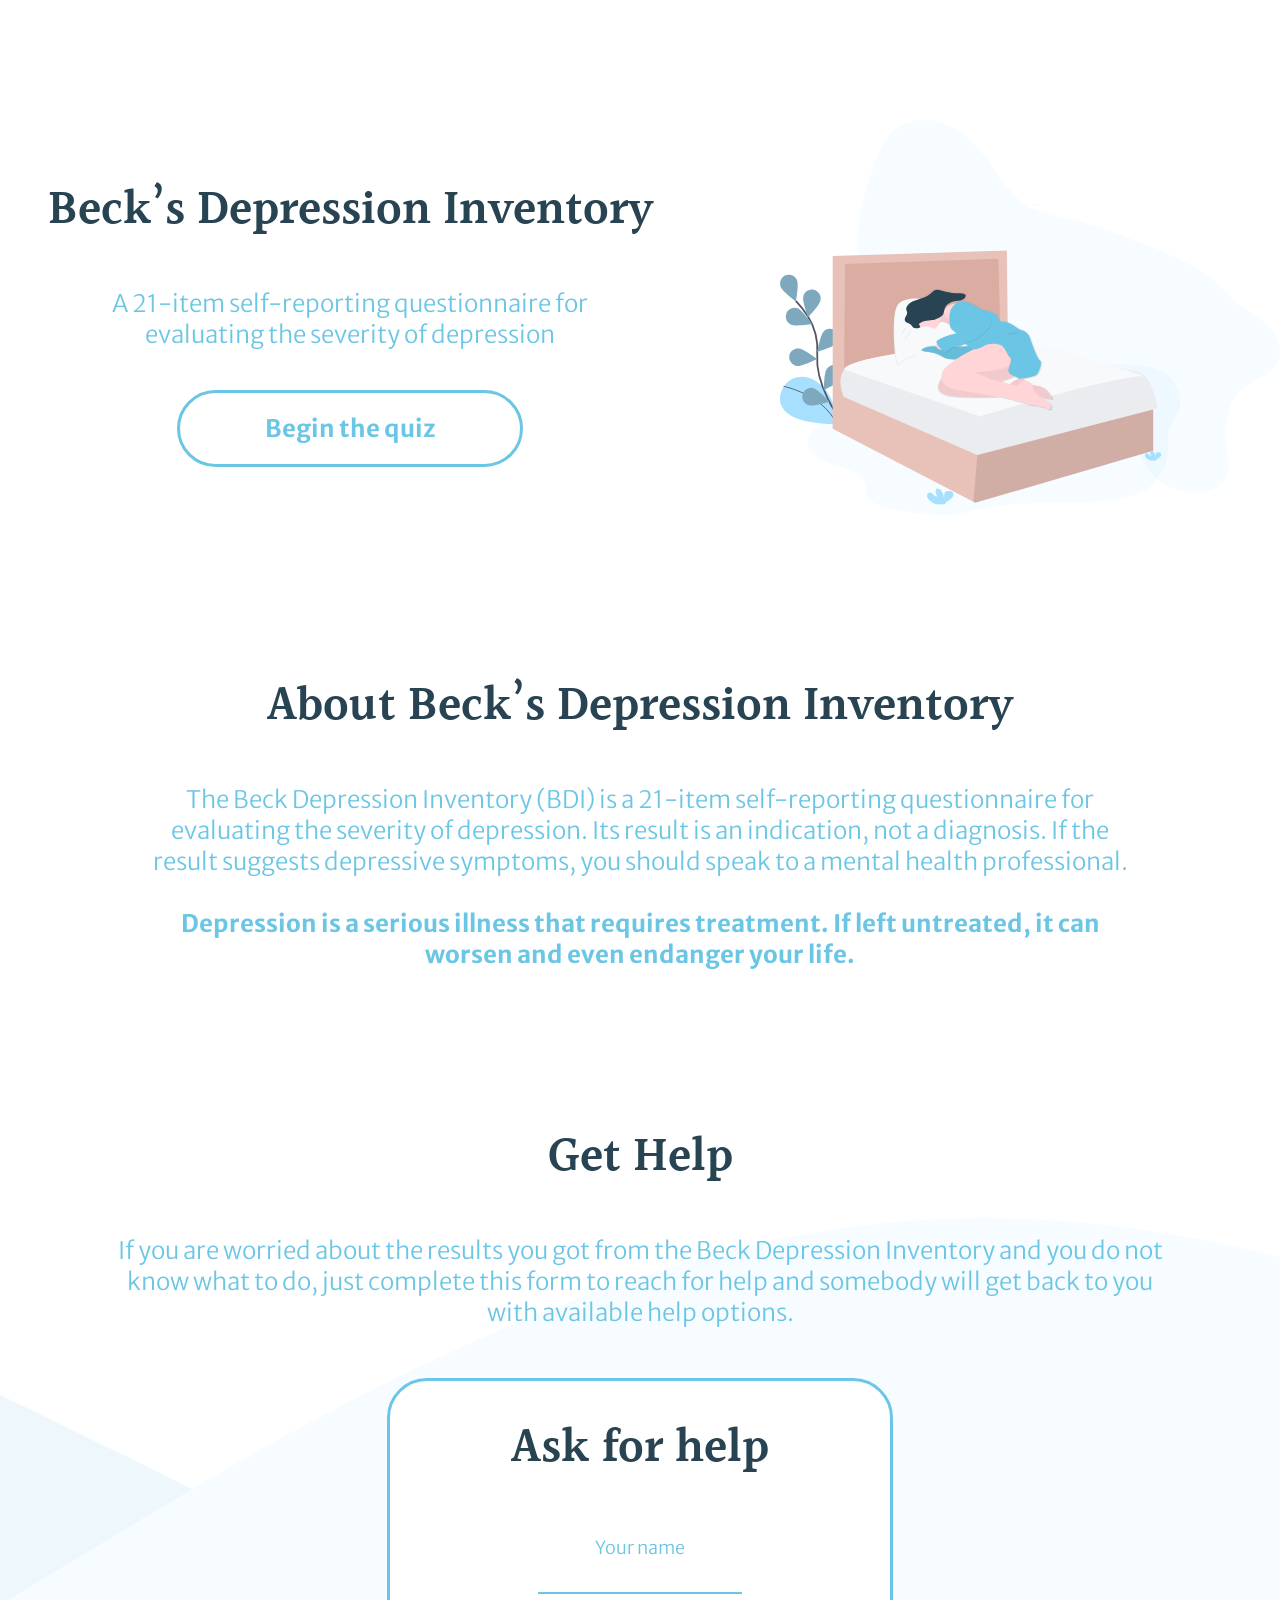
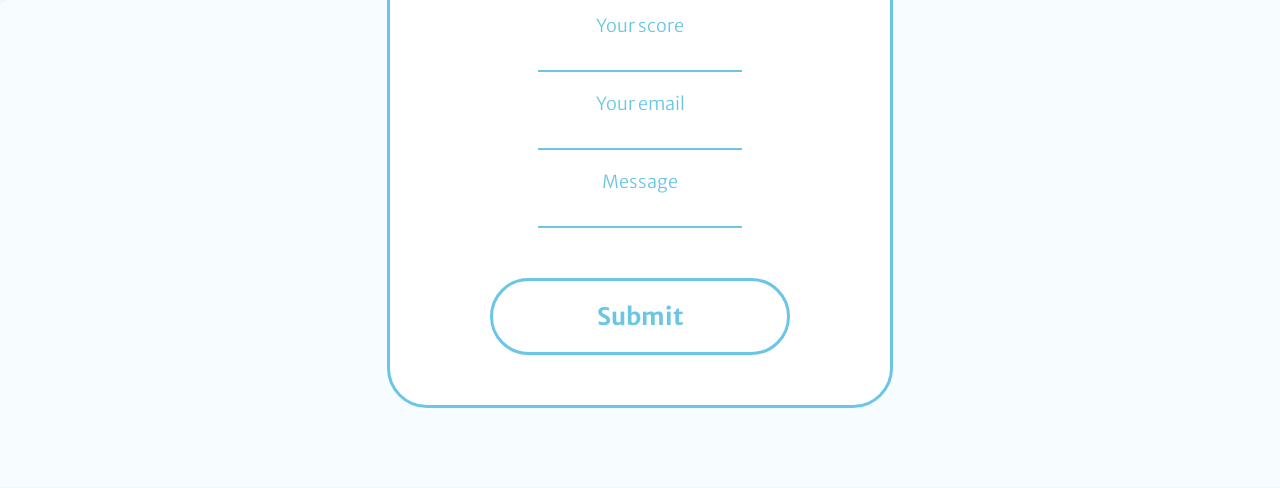
<file: index.html>
<!DOCTYPE html>
<html lang="en">

<head>
  <meta charset="utf-8">
  <meta name="viewport" content="width=device-width, initial-scale=1.0">
  <meta http-equiv="X-UA-Compatible" content="ie=edge">

  <title>The Beck Depression Inventory</title>

  <link rel="stylesheet" href="style.css">
  <link href="https://fonts.googleapis.com/css2?family=Montserrat:wght@400;500;600;700&family=Noto+Serif+JP:wght@400;500&display=swap" rel="stylesheet">

  <link rel="preconnect" href="https://fonts.googleapis.com">
  <link rel="preconnect" href="https://fonts.gstatic.com" crossorigin>
  <link href="https://fonts.googleapis.com/css2?family=Halant:wght@600&family=Merriweather+Sans:wght@300;700&display=swap" rel="stylesheet">

</head>

<body>

  <header>
    <div class="header-content">
      <div class="header-text">
        <h1>Beck’s Depression Inventory</h1>
        <p>A 21-item self-reporting questionnaire for evaluating the severity of depression</p>
        <div class="start-container"><a class="start-button" href="Quiz/index.html">Begin the quiz</a></div>
      </div>
      <div class="header-image"><img class="image" src="images/sleep.svg" alt="">
        <div>
        </div>
  </header>

  <main>

    <section class="about">
      <h1>About Beck’s Depression Inventory</h1>
      <p>The Beck Depression Inventory (BDI) is a 21-item self-reporting questionnaire for evaluating the severity of depression. Its result is an indication, not a diagnosis. If the result suggests depressive symptoms, you should speak to a mental
        health professional. <br><br><b>Depression is a serious illness that requires treatment. If left untreated, it can worsen and even endanger your life.</b></p>
    </section>

    <section class="get-help">
      <h1>Get Help</h1>
      <p>If you are worried about the results you got from the Beck Depression Inventory and you do not know what to do, just complete this form to reach for help and somebody will get back to you with available help options.</p>

      <div class="form-container" id="getHelp">
        <form class="form">
          <div class="form-group">
            <h1 class="ask">Ask for help</h1>
            <ul class="form-list">
              <li class="form-item name">
                <p class="form-text">Your name</p>
                <input type="text" class="inputs input-name">
              </li>
              <li class="form-item score">
                <p class="form-text">Your score</p>
                <input type="number" class="inputs input-score">
              </li>
              <li class="form-item email">
                <p class="form-text">Your email</p>
                <input type="email" class="inputs input-email">
              </li>
              <li class="form-item message">
                <p class="form-text">Message</p>
                <input type="text" class="inputs input-message">
              </li>
              <li class="form-item submit" id="submitButton">
                <div class="submit-container"><input type="submit" value="Submit" class="submit-button"></div>
              </li>
            </ul>
          </div>
        </form>
      </div>

      <div class="sent-container sent-hidden" id="sentConfirm">
        <div class="confirmation">
          <h1 class="confirmation-heading">All done!</h1>
          <p class="confirmation-text">Your form has been sent and we will get in contact with you soon :)</p>
        </div>
      </div>

    </section>

  </main>

  <script type="text/javascript" src="code.js"></script>
</body>

</html>
</file>
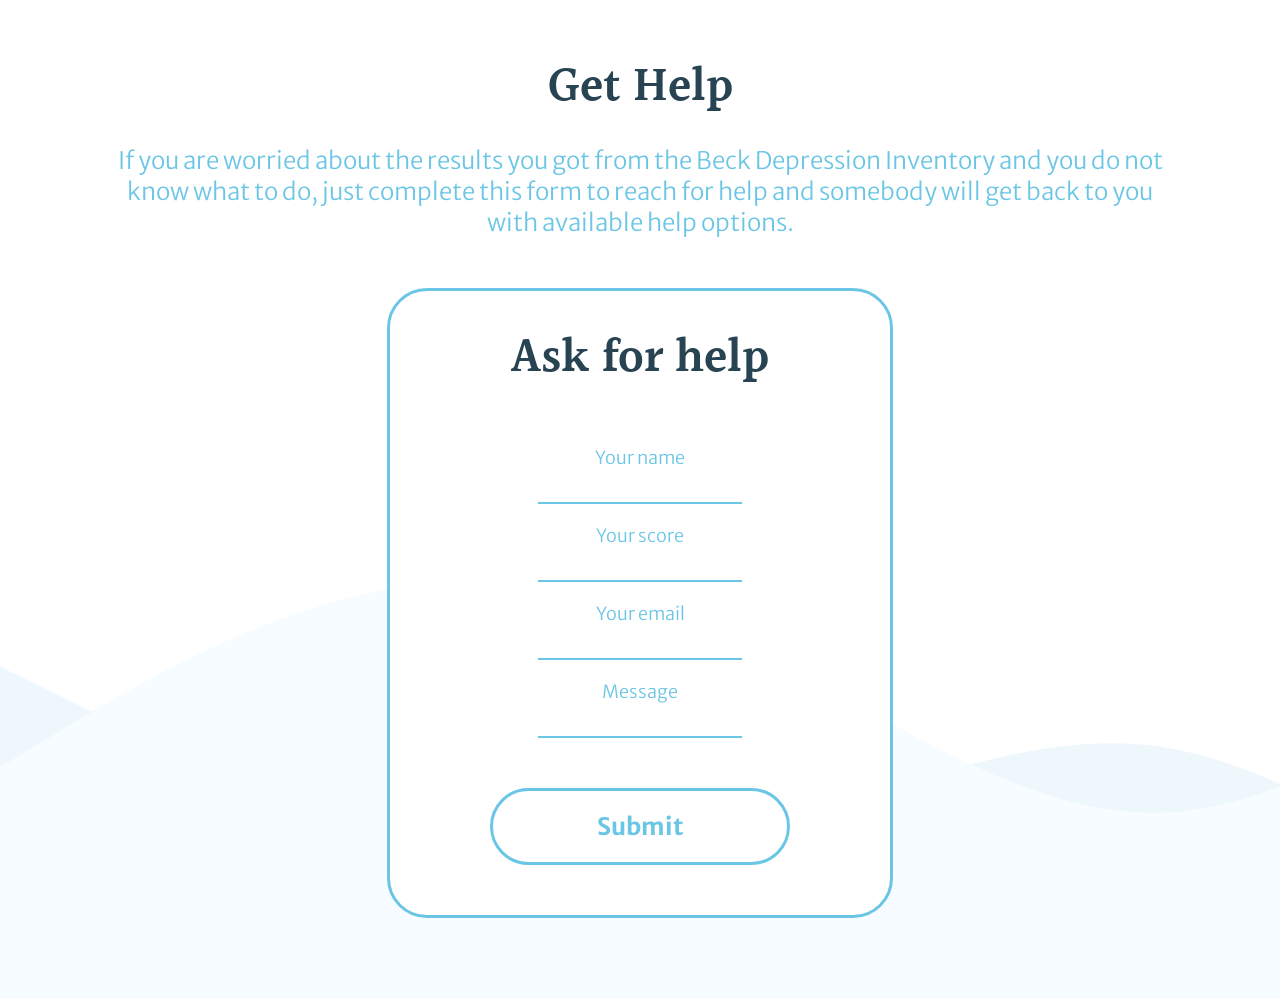
<file: Help/index.html>
<!DOCTYPE html>
<html lang="en">

<head>
  <meta charset="utf-8">
  <meta name="viewport" content="width=device-width, initial-scale=1.0">
  <meta http-equiv="X-UA-Compatible" content="ie=edge">

  <title>The Beck Depression Inventory</title>

  <link rel="stylesheet" href="style.css">
  <link href="https://fonts.googleapis.com/css2?family=Montserrat:wght@400;500;600;700&family=Noto+Serif+JP:wght@400;500&display=swap" rel="stylesheet">

  <link rel="preconnect" href="https://fonts.googleapis.com">
  <link rel="preconnect" href="https://fonts.gstatic.com" crossorigin>
  <link href="https://fonts.googleapis.com/css2?family=Halant:wght@600&family=Merriweather+Sans:wght@300;700&display=swap" rel="stylesheet">

</head>

<body>

  <section class="get-help">
    <h1>Get Help</h1>
    <p>If you are worried about the results you got from the Beck Depression Inventory and you do not know what to do, just complete this form to reach for help and somebody will get back to you with available help options.</p>


    <div class="form-container" id="getHelp">
      <form class="form">
        <div class="form-group">
          <h1 class="ask">Ask for help</h1>
          <ul class="form-list">
            <li class="form-item name">
              <p class="form-text">Your name</p>
              <input type="text" class="inputs input-name">
            </li>
            <li class="form-item score">
              <p class="form-text">Your score</p>
              <input type="number" class="inputs input-score">
            </li>
            <li class="form-item email">
              <p class="form-text">Your email</p>
              <input type="email" class="inputs input-email">
            </li>
            <li class="form-item message">
              <p class="form-text">Message</p>
              <input type="text" class="inputs input-message">
            </li>
            <li class="form-item submit" id="submitButton">
              <div class="submit-container"><input type="submit" value="Submit" class="submit-button"></div>
            </li>
          </ul>
        </div>
      </form>
    </div>

    <div class="sent-container sent-hidden" id="sentConfirm">
      <div class="confirmation">
        <h1 class="confirmation-heading">All done!</h1>
        <p class="confirmation-text">Your form has been sent and we will get in contact with you soon :)</p>
        <div class="back"><a href="../index.html"><input type="button" name="back" value="Click here to go back to the home page" class="back-button" /></a></div>
      </div>
    </div>

  </section>

  <script type="text/javascript" src="code.js"></script>
</body>

</html>
</file>
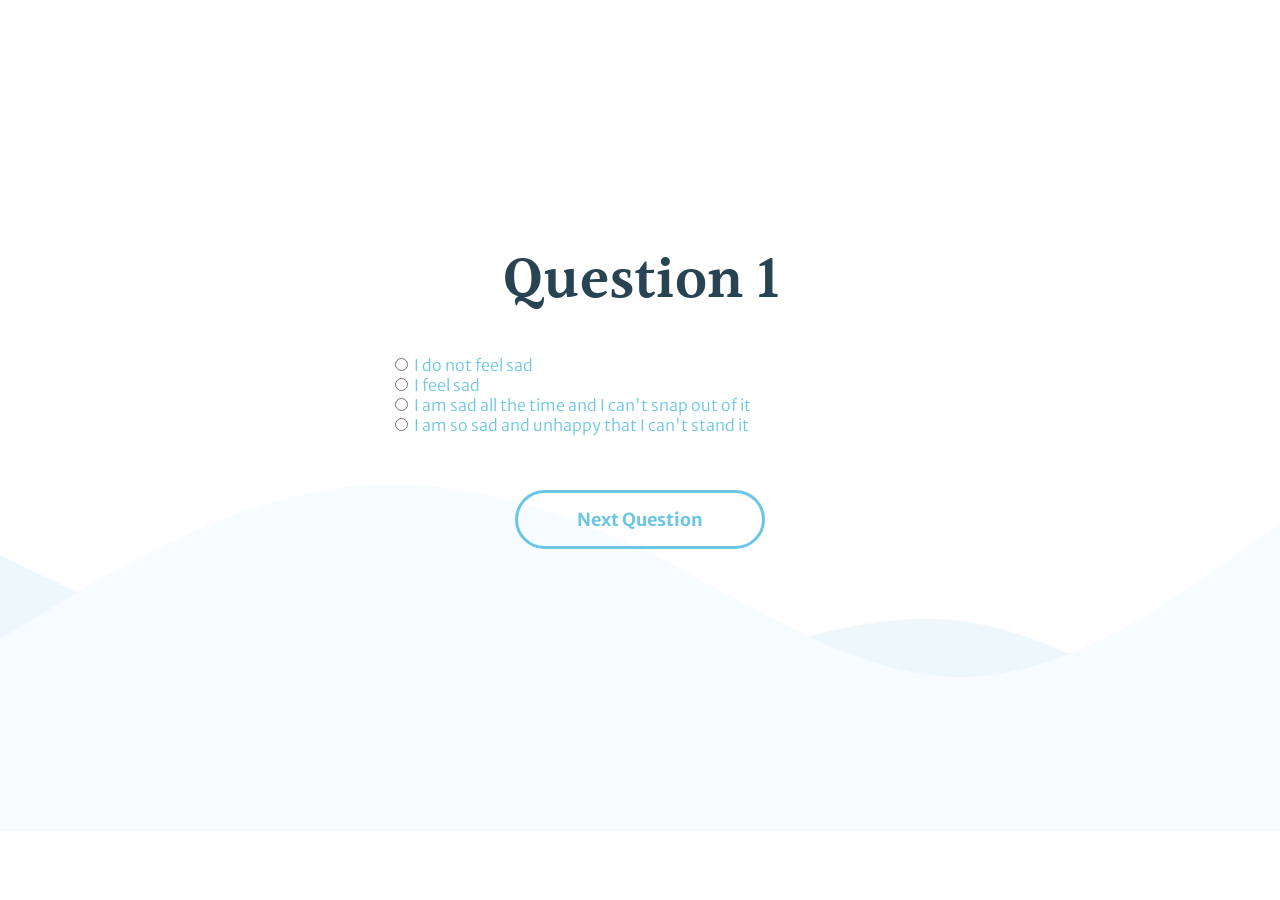
<file: Quiz/index.html>
<!DOCTYPE html>
<html lang="en">

<head>
  <meta charset="utf-8">
  <meta name="viewport" content="width=device-width, initial-scale=1.0">
  <meta http-equiv="X-UA-Compatible" content="ie=edge">

  <title>The Beck Depression Inventory</title>

  <link rel="stylesheet" href="style.css">
  <link href="https://fonts.googleapis.com/css2?family=Montserrat:wght@400;500;600;700&family=Noto+Serif+JP:wght@400;500&display=swap" rel="stylesheet">

  <link rel="preconnect" href="https://fonts.googleapis.com">
  <link rel="preconnect" href="https://fonts.gstatic.com" crossorigin>
  <link href="https://fonts.googleapis.com/css2?family=Halant:wght@600&family=Merriweather+Sans:wght@300;700&display=swap" rel="stylesheet">

</head>

<body>

  <section class="results-container results-hidden" id="resultsPage">
    <h1 id="result" class="result"></h1>
    <p id="score" class="score"></p>
    <p id="description"></p>

    <div class="button-container">
      <div class="copy-results"><a href="#" onclick="CopyToClipboard('result');return false;"><input type="button" name="copy" value="Copy Results" id="copy" class="copy-button" /></a></div>

      <div class="help"><a href="../Help/index.html"><input type="button" name="help" value="Ask for Help" id="help" class="help-button" /></a></div>
    </div>


    <div class="back"><a href="../index.html"><input type="button" name="back" value="Click here to go back to the home page" id="back" class="back-button" /></a></div>

  </section>

  <article>
    <section class="question-box" id="questionContainer">
      <h1 id="question"></h1>
      <form>
        <div class="list">
          <ul class="answer-list">
            <li><input type="radio" name="answer" value="0" id="ans0 radioButton"> <span id="answer0"></span> </input></li>

            <li><input type="radio" name="answer" value="1" id="ans1 radioButton"> <span id="answer1"></span> </input></li>

            <li><input type="radio" name="answer" value="2" id="ans2 radioButton"> <span id="answer2"></span> </input></li>

            <li><input type="radio" name="answer" value="3" id="ans3 radioButton"> <span id="answer3"></span> </input></li>


            <div class="next"><input type="button" name="next" value="Next Question" id="next" class="next-button" /></div>

          </ul>
        </div>
      </form>
    </section>
  </article>


</body>


<script src='https://cdnjs.cloudflare.com/ajax/libs/jquery/2.1.3/jquery.min.js'></script>

<script type="text/javascript" src="code.js"></script>

</body>

</html>
</file>
<file: style.css>
{
  box-sizing: border-box;
}

body {
  margin: 0;
  font-family: 'Merriweather Sans';
  font-weight: 300;
  color: #6BC6E5;
  background-image: url("images/Vector.png");
  background-repeat: no-repeat;
  background-size: cover;
}

a {
  text-decoration: none;
  font-family: 'Merriweather Sans';
  font-style: normal;
  font-weight: 700;
  font-size: 24px;
  color: #6BC6E5;
  text-align: center;
}

button {
  background: none;
  border: none;
}

ul, ol {
  list-style: none;
  padding: 0;
}

input {
  border: none;
  outline: none;
  font-family: 'Merriweather Sans';
  font-weight: 700;
  color: #0E6BA8;
  font-size: 24px;
  background: none;
}

h1 {
  margin-bottom: 40px;
  margin-top: 0px;
  font-family: 'Halant';
  font-style: normal;
  font-weight: 600;
  font-size: 48px;
  text-align: center;
  color: #284352;
}

p {
  font-family: 'Merriweather Sans';
  font-style: normal;
  font-weight: 300;
  font-size: 24px;
  text-align: center;
  color: #6BC6E5;
  margin: 0px 100px;
}

/* ========HEADER======= */
.header-content {
  max-width: 1300px;
  margin-top: 120px;
  display: flex;
  justify-content: space-between;
  align-items: center;
  margin-left: auto;
  margin-right: auto;
}

.header-text {
  width: 700px;
  display: block;
  align-items: center;
}

.header-image {
  width: 500px;
}

.image {
  width: 500px;
}

.start-container {
  display: flex;
  justify-content: center;
  position: relative;
  margin-top: 40px;
}

.start-button {
  background: none;
  border: 3px solid #6BC6E5;
  width: 300px;
  padding: 20px;
  border-radius: 40px;
  transition: 0.5s;
}

.start-button:hover {
  background: #6BC6E5;
  color: #EEF0F0;
}

/* ========ABOUT======= */
.about {
  padding: 50px;
  margin: 100px 0px;
  max-width: 1200px;
  display: block;
  justify-content: space-between;
  align-items: center;
  margin-left: auto;
  margin-right: auto;
}

/* ========GET HELP======= */
.form-container {
  display: flex;
  justify-content: center;
  align-items: center;
  text-align: center;
  margin-top: 50px;
  margin-bottom: 80px;
  padding: 0px 0;
}

.form {
  width: 500px;
  border: 3px solid #6BC6E5;
  border-radius: 40px;
  background: white;
}

.ask {
  margin-bottom: 50px;
  margin-top: 30px;
}

.form-text {
  font-size: 18px;
  text-align: center;
}

.form-item {
  margin: 20px 0px;
}

.inputs {
  width: 200px;
  border-bottom: 2px solid #6BC6E5;
}

.input {
  width: 400px;
  background: none;
  border: none;
  border-bottom: 1px solid white;
  outline: none;
  margin-top: 25px;
  color: white;
  font-family: "Perpetua";
  font-size: 20px;
}

.input::placeholder {
  color: white;
  font-family: "Perpetua";
  font-size: 20px;
}

.message {
  margin-bottom: 50px;
}

.submit-container {
  display: flex;
  justify-content: center;
  position: relative;
  margin-bottom: 50px;
}

.submit-button {
  background: none;
  border: 3px solid #6BC6E5;
  color: #6BC6E5;
  width: 300px;
  padding: 20px;
  border-radius: 40px;
  transition: 0.5s;
}

.submit-button:hover {
  background: #6BC6E5;
  color: #EEF0F0;
}

.sent-container {
  display: flex;
  justify-content: center;
  align-items: center;
  text-align: center;
  margin-top: 50px;
  margin-bottom: 80px;
  padding: 0px 0;
}

.confirmation {
  width: 500px;
  border: 3px solid #6BC6E5;
  border-radius: 40px;
  background: white;
  padding: 40px 0px;
}

.confirmation-heading {
  margin: 0px;
}

.confirmation-text {
  margin: 0px 30px 20px 30px;
}

.sent-hidden {
  display: none;
}

.form-hidden {
  display: none;
}
</file>
<file: Help/style.css>
{
  box-sizing: border-box;
}

body {
  margin: 0;
  font-family: 'Merriweather Sans';
  font-weight: 300;
  color: #6BC6E5;
  background-image: url("../images/Vector.png");
  background-repeat: no-repeat;
  background-size: cover;
}

a {
  text-decoration: none;
  font-family: 'Merriweather Sans';
  font-style: normal;
  font-weight: 700;
  font-size: 24px;
  color: #6BC6E5;
  text-align: center;
}

button {
  background: none;
  border: none;
}

ul, ol {
  list-style: none;
  padding: 0;
}

input {
  border: none;
  outline: none;
  font-family: 'Merriweather Sans';
  font-weight: 700;
  color: #0E6BA8;
  font-size: 24px;
  background: none;
}

h1 {
  margin-bottom: 20px;
  margin-top: 50px;
  font-family: 'Halant';
  font-style: normal;
  font-weight: 600;
  font-size: 48px;
  text-align: center;
  color: #284352;
}

p {
  font-family: 'Merriweather Sans';
  font-style: normal;
  font-weight: 300;
  font-size: 24px;
  text-align: center;
  color: #6BC6E5;
  margin: 0px 100px;
}

/* ========GET HELP======= */
.form-container {
  display: flex;
  justify-content: center;
  align-items: center;
  text-align: center;
  margin-top: 50px;
  margin-bottom: 80px;
  padding: 0px 0;
}

.form {
  width: 500px;
  border: 3px solid #6BC6E5;
  border-radius: 40px;
  background: white;
}

.ask {
  margin-bottom: 50px;
  margin-top: 30px;
}

.form-text {
  font-size: 18px;
  text-align: center;
}

.form-item {
  margin: 20px 0px;
}

.inputs {
  width: 200px;
  border-bottom: 2px solid #6BC6E5;
}

.input {
  width: 400px;
  background: none;
  border: none;
  border-bottom: 1px solid white;
  outline: none;
  margin-top: 25px;
  color: white;
  font-family: "Perpetua";
  font-size: 20px;
}

.input::placeholder {
  color: white;
  font-family: "Perpetua";
  font-size: 20px;
}

.message {
  margin-bottom: 50px;
}

.submit-container {
  display: flex;
  justify-content: center;
  position: relative;
  margin-bottom: 50px;
}

.submit-button {
  background: none;
  border: 3px solid #6BC6E5;
  color: #6BC6E5;
  width: 300px;
  padding: 20px;
  border-radius: 40px;
  transition: 0.5s;
}

.submit-button:hover {
  background: #6BC6E5;
  color: #EEF0F0;
}

.sent-container {
  display: flex;
  justify-content: center;
  align-items: center;
  text-align: center;
  margin-top: 50px;
  margin-bottom: 80px;
  padding: 0px 0;
}

.confirmation {
  width: 500px;
  border: 3px solid #6BC6E5;
  border-radius: 40px;
  background: white;
  padding: 40px 0px;
}

.confirmation-heading {
  margin: 0px;
}

.confirmation-text {
  margin: 0px 30px 20px 30px;
}

.back-button {
  background: none;
  border-bottom: 3px solid #6BC6E5;
  color: #6BC6E5;
  width: 500px;
  margin-bottom: 20px;
  padding: 15px;
  transition: 0.5s;
  font-size: 18px;
}

.back-button:hover {
  color: #0E6BA8;
  border-bottom: 3px solid #0E6BA8;
}

.sent-hidden {
  display: none;
}

.form-hidden {
  display: none;
}
</file>
<file: Quiz/style.css>
{
  box-sizing: border-box;
}

body {
  margin: 0;
  font-family: 'Merriweather Sans';
  font-weight: 300;
  color: #6BC6E5;
  background-image: url("../images/Vector.png");
  background-repeat: no-repeat;
  background-size: cover;
}

a {
  text-decoration: none;
  font-family: 'Merriweather Sans';
  font-style: normal;
  font-weight: 700;
  font-size: 20px;
  color: #6BC6E5;
  text-align: center;
}

button {
  background: none;
  border: none;
}

ul, ol {
  list-style: none;
  padding: 0;
}

input {
  border: none;
  outline: none;
  font-family: 'Merriweather Sans';
  font-weight: 700;
  color: #0E6BA8;
  font-size: 24px;
  background: none;
}

h1 {
  margin-bottom: 10px;
  margin-top: -100px;
  font-family: 'Halant';
  font-style: normal;
  font-weight: 600;
  font-size: 60px;
  text-align: center;
  color: #284352;
  text-align: center;
}

p {
  font-family: 'Merriweather Sans';
  font-style: normal;
  font-weight: 300;
  font-size: 18px;
  text-align: center;
  color: #6BC6E5;
}

/* ========QUESTIONS======= */
.question-box {
  position: fixed;
  top: 50%;
  left: 50%;
  transform: translate(-50%, -50%);
}

.next {
  margin: 0px;
  display: flex;
  justify-content: center;
  position: relative;
}

.next {
  display: flex;
  justify-content: center;
  position: relative;
}

.next-button {
  background: none;
  border: 3px solid #6BC6E5;
  color: #6BC6E5;
  width: 250px;
  padding: 15px;
  border-radius: 40px;
  transition: 0.5s;
  margin-top: 55px;
  font-size: 18px;
}

.next-button:hover {
  background: #6BC6E5;
  color: #EEF0F0;
}

.list {
  display: flex;
  justify-content: center;
  align-items: center;
  text-align: center;
  padding: 0px 0px;
}

.answer-list {
  text-align: left;
  width: 500px;
  border-radius: 0px;
}

/* ========RESULTS======= */
.results-container {
  position: fixed;
  top: 50%;
  left: 50%;
  transform: translate(-50%, -50%);
  width: 600px;
}

.result {
  margin-bottom: 0px;
}

.score {
  color: #0E6BA8;
  margin-top: 0px;
}

.copy-results {
  display: flex;
  justify-content: center;
  position: relative;
}

.copy-button {
  background: none;
  border: 3px solid #6BC6E5;
  color: #6BC6E5;
  width: 250px;
  padding: 15px;
  border-radius: 40px;
  transition: 0.5s;
  font-size: 18px;
}

.copy-button:hover {
  background: #6BC6E5;
  color: #EEF0F0;
}

.help {
  display: flex;
  justify-content: center;
  position: relative;
}

.help-button {
  background: none;
  border: 3px solid #6BC6E5;
  color: #6BC6E5;
  width: 250px;
  padding: 15px;
  border-radius: 40px;
  transition: 0.5s;
  font-size: 18px;
}

.help-button:hover {
  background: #6BC6E5;
  color: #EEF0F0;
}

.button-container {
  display: flex;
  justify-content: space-between;
  position: relative;
  margin-top: 40px;
}

.back-results {
  display: flex;
  justify-content: center;
  position: relative;
}

.back-button {
  background: none;
  border-bottom: 3px solid #6BC6E5;
  color: #6BC6E5;
  width: 600px;
  margin-top: 40px;
  padding: 15px;
  transition: 0.5s;
  font-size: 18px;
}

.back-button:hover {
  color: #0E6BA8;
  border-bottom: 3px solid #0E6BA8;
}

.results-hidden {
  display: none;
}
</file>
